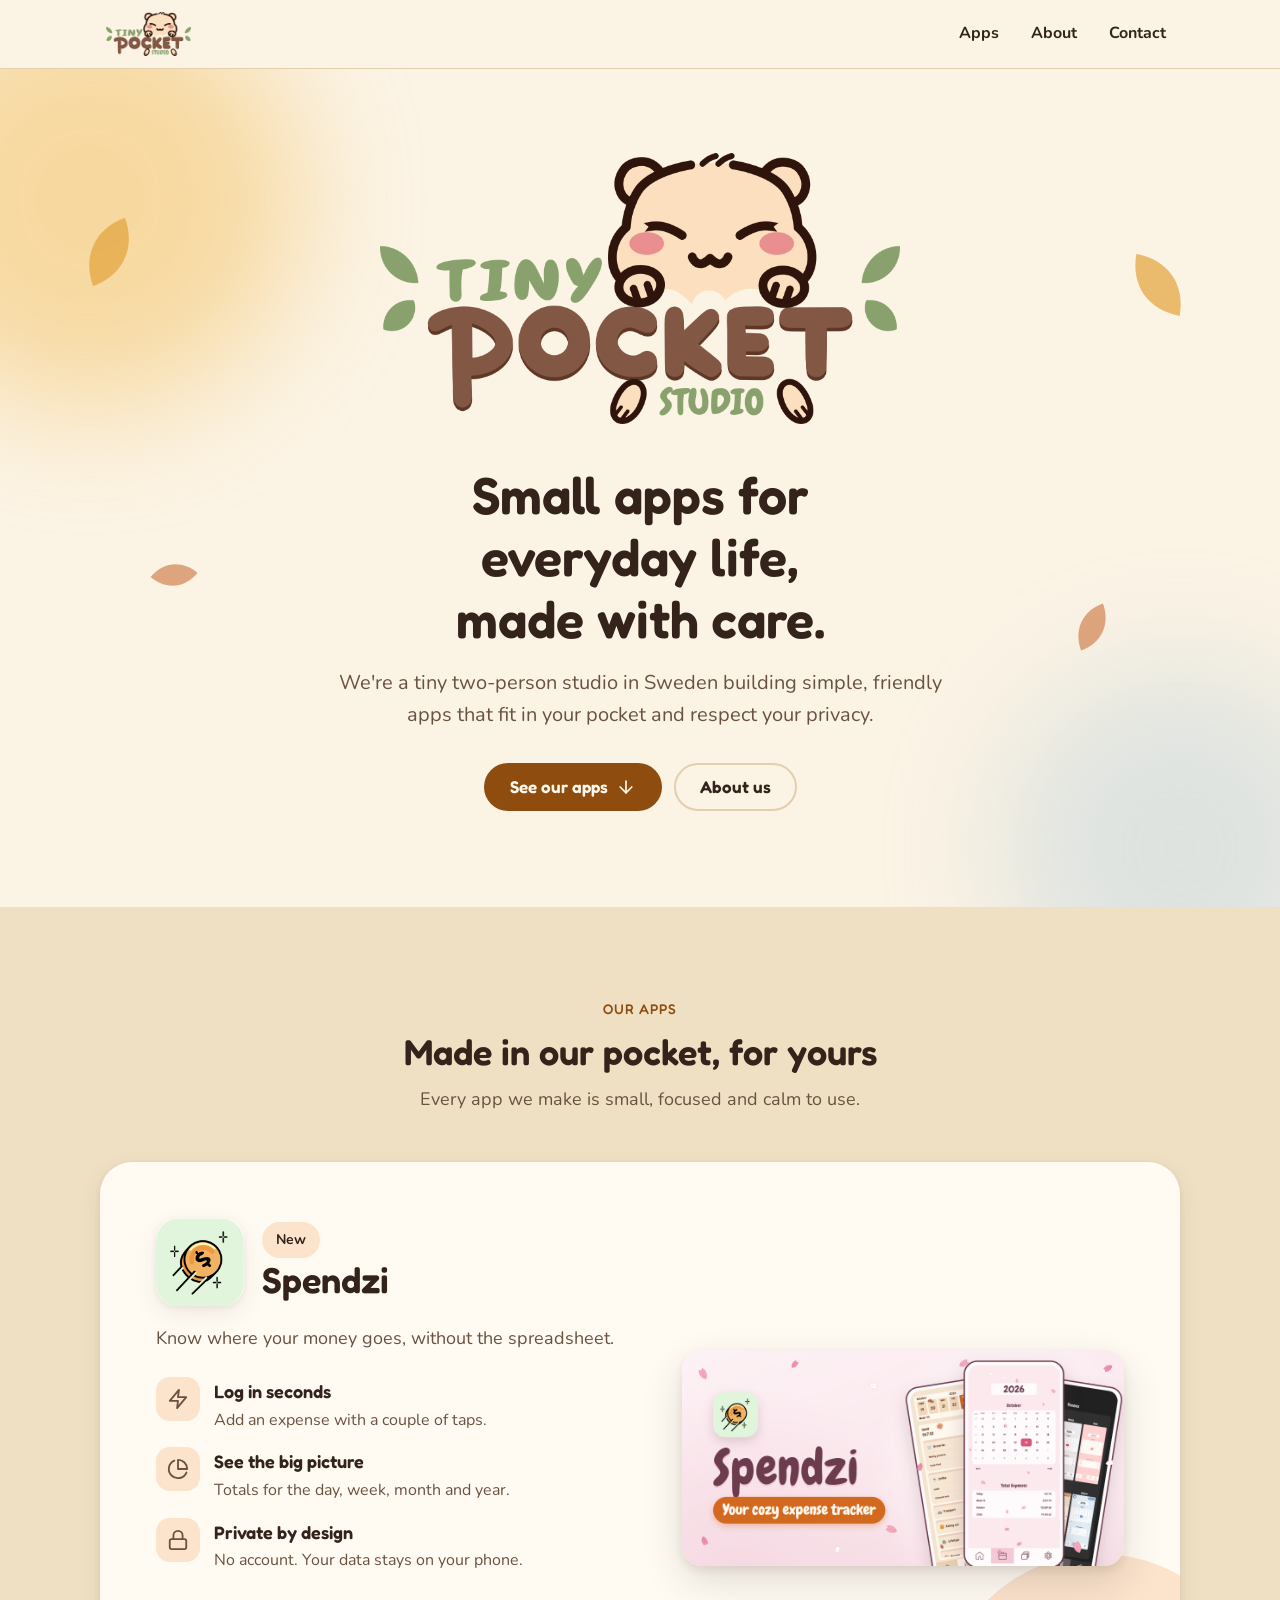
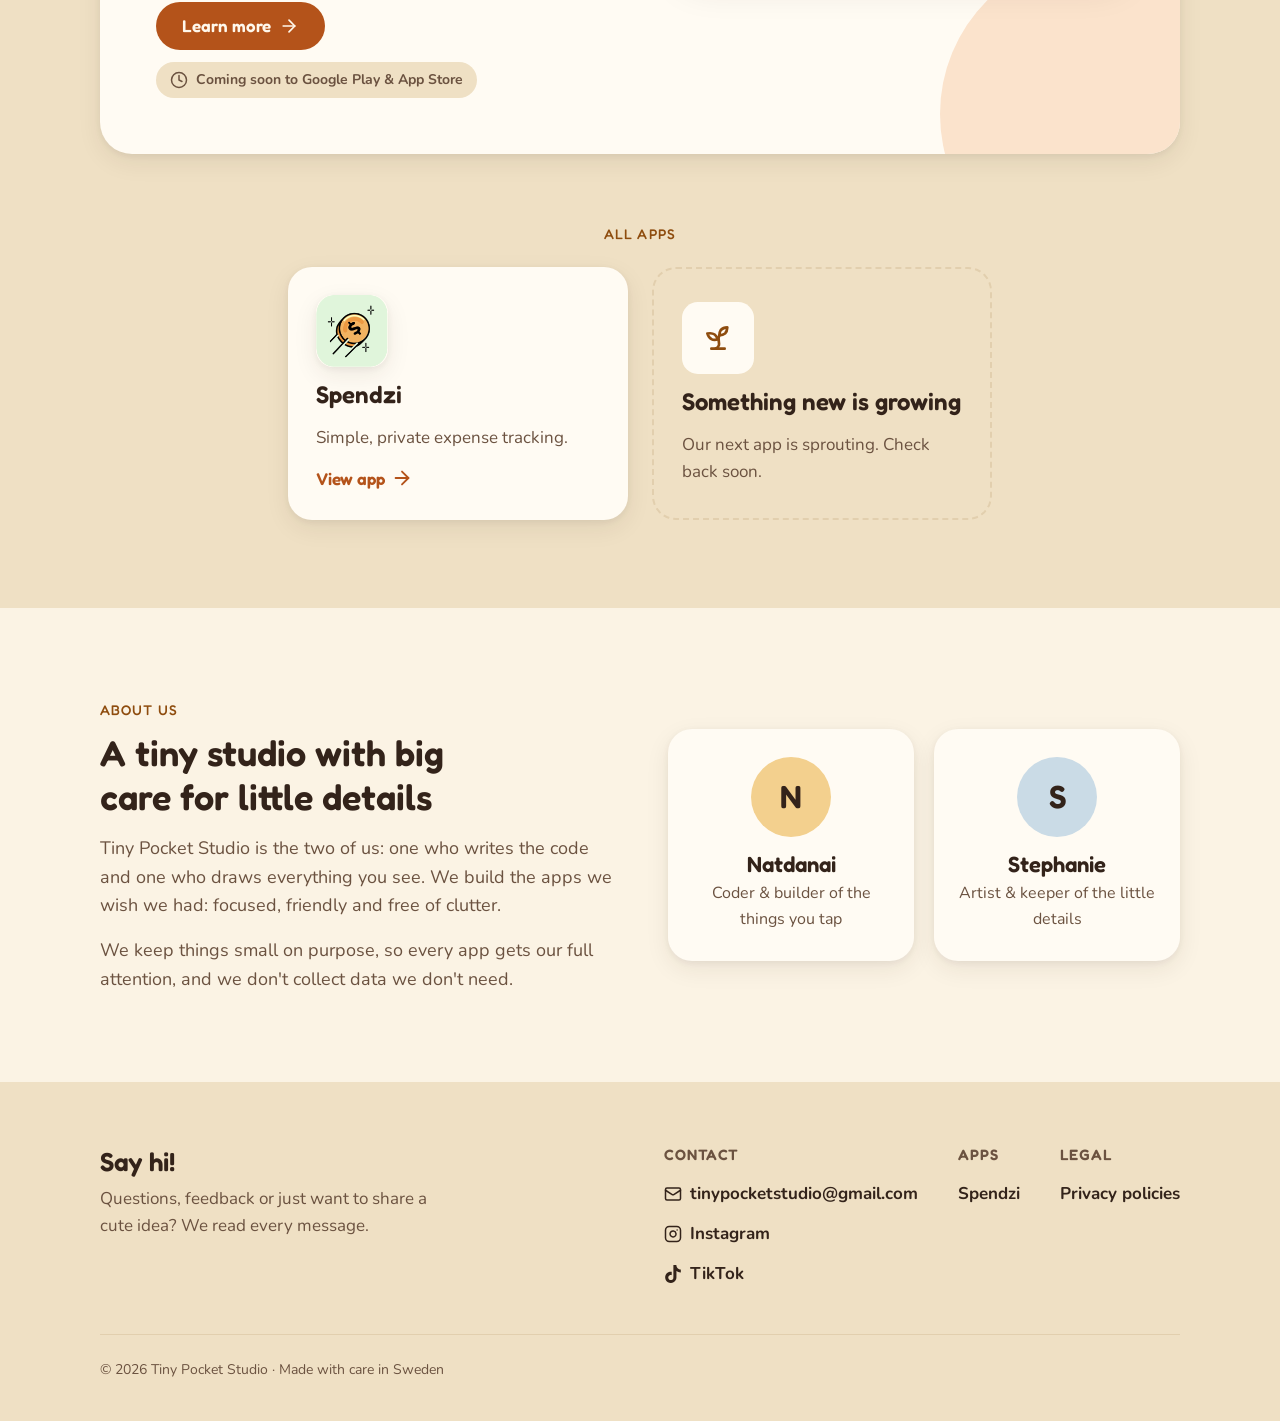
<file: index.html>
<!DOCTYPE html>
<html lang="en">
<head>
    <meta charset="UTF-8">
    <meta name="viewport" content="width=device-width, initial-scale=1">
    <title>Tiny Pocket Studio</title>
    <meta name="description" content="Tiny Pocket Studio is a two-person indie studio in Sweden making small, cozy apps for everyday life.">
    <link rel="icon" href="/Assets/Logo.png">
    <link rel="preconnect" href="https://fonts.googleapis.com">
    <link rel="preconnect" href="https://fonts.gstatic.com" crossorigin>
    <link href="https://fonts.googleapis.com/css2?family=Fredoka:wght@500;600&family=Nunito:wght@400;700&display=swap" rel="stylesheet">
    <link rel="stylesheet" href="/style.css">
    <script>document.documentElement.classList.add('js')</script>
    <script src="/site.js" defer></script>
</head>
<body>
    <a class="skip-link" href="#main">Skip to content</a>

    <header class="site-header">
        <div class="container">
            <a class="brand" href="/" aria-label="Tiny Pocket Studio home">
                <img src="/Assets/Logo.png" alt="" width="792" height="410">
            </a>
            <nav class="site-nav" aria-label="Main">
                <a href="#apps">Apps</a>
                <a href="#about">About</a>
                <a class="nav-optional" href="#contact">Contact</a>
            </nav>
        </div>
    </header>

    <main id="main">

        <!-- Hero -->
        <section class="hero">
            <div class="blob" style="width:420px;height:420px;top:-80px;left:-120px" aria-hidden="true"></div>
            <div class="blob" style="width:360px;height:360px;bottom:-120px;right:-80px;background:var(--sky);opacity:.45" aria-hidden="true"></div>
            <svg class="leaf leaf-1" viewBox="0 0 24 24" aria-hidden="true"><path d="M2 22C2 10 10 2 22 2c0 12-8 20-20 20z"/></svg>
            <svg class="leaf leaf-2" viewBox="0 0 24 24" aria-hidden="true"><path d="M2 22C2 10 10 2 22 2c0 12-8 20-20 20z"/></svg>
            <svg class="leaf leaf-3" viewBox="0 0 24 24" aria-hidden="true"><path d="M2 22C2 10 10 2 22 2c0 12-8 20-20 20z"/></svg>
            <svg class="leaf leaf-4" viewBox="0 0 24 24" aria-hidden="true"><path d="M2 22C2 10 10 2 22 2c0 12-8 20-20 20z"/></svg>

            <div class="container">
                <img class="hero-logo" src="/Assets/Logo.png" alt="Tiny Pocket Studio" width="792" height="410" fetchpriority="high">
                <h1>Small apps for everyday life, made with care.</h1>
                <p class="hero-lead">We're a tiny two-person studio in Sweden building simple, friendly apps that fit in your pocket and respect your privacy.</p>
                <div class="actions">
                    <a class="btn" href="#apps">
                        See our apps
                        <svg class="icon" viewBox="0 0 24 24" aria-hidden="true"><path d="M12 5v14"/><path d="m19 12-7 7-7-7"/></svg>
                    </a>
                    <a class="btn btn-ghost" href="#about">About us</a>
                </div>
            </div>
        </section>

        <!-- Apps -->
        <section id="apps" class="section section-alt">
            <div class="container">
                <div class="section-head">
                    <span class="eyebrow">Our apps</span>
                    <h2>Made in our pocket, for yours</h2>
                    <p>Every app we make is small, focused and calm to use.</p>
                </div>

                <!-- Featured app -->
                <article class="featured app-spendzi reveal" aria-labelledby="spendzi-title">
                    <div>
                        <div class="app-title">
                            <span class="app-icon app-icon-padded"><img src="/Assets/Spendzi_Logo.png" alt="" width="432" height="432"></span>
                            <div>
                                <span class="chip chip-app">New</span>
                                <h3 id="spendzi-title">Spendzi</h3>
                            </div>
                        </div>
                        <p class="app-tagline">Know where your money goes, without the spreadsheet.</p>

                        <ul class="feature-list">
                            <li>
                                <span class="icon-bubble"><svg class="icon" viewBox="0 0 24 24" aria-hidden="true"><polygon points="13 2 3 14 12 14 11 22 21 10 12 10 13 2"/></svg></span>
                                <div><strong>Log in seconds</strong><span>Add an expense with a couple of taps.</span></div>
                            </li>
                            <li>
                                <span class="icon-bubble"><svg class="icon" viewBox="0 0 24 24" aria-hidden="true"><path d="M21.21 15.89A10 10 0 1 1 8 2.83"/><path d="M22 12A10 10 0 0 0 12 2v10z"/></svg></span>
                                <div><strong>See the big picture</strong><span>Totals for the day, week, month and year.</span></div>
                            </li>
                            <li>
                                <span class="icon-bubble"><svg class="icon" viewBox="0 0 24 24" aria-hidden="true"><rect x="3" y="11" width="18" height="11" rx="2"/><path d="M7 11V7a5 5 0 0 1 10 0v4"/></svg></span>
                                <div><strong>Private by design</strong><span>No account. Your data stays on your phone.</span></div>
                            </li>
                        </ul>

                        <div class="actions">
                            <a class="btn btn-app" href="/spendzi/">
                                Learn more
                                <svg class="icon" viewBox="0 0 24 24" aria-hidden="true"><path d="M5 12h14"/><path d="m12 5 7 7-7 7"/></svg>
                            </a>
                            <span class="chip">
                                <svg class="icon" viewBox="0 0 24 24" aria-hidden="true"><circle cx="12" cy="12" r="10"/><polyline points="12 6 12 12 16 14"/></svg>
                                Coming soon to Google Play &amp; App Store
                            </span>
                        </div>
                    </div>

                    <img class="featured-banner" src="/Assets/Spendzi_Featured.png" alt="Spendzi, your cozy expense tracker, shown on three phones with its calendar, expense list and themes" width="1024" height="500" loading="lazy">
                </article>

                <!-- All apps: add one card per app -->
                <h3 class="eyebrow app-grid-title">All apps</h3>
                <div class="app-grid">
                    <a class="app-card app-spendzi reveal" href="/spendzi/">
                        <span class="app-icon app-icon-padded"><img src="/Assets/Spendzi_Logo.png" alt="" width="432" height="432" loading="lazy"></span>
                        <h3>Spendzi</h3>
                        <p>Simple, private expense tracking.</p>
                        <span class="more">View app <svg class="icon" viewBox="0 0 24 24" aria-hidden="true"><path d="M5 12h14"/><path d="m12 5 7 7-7 7"/></svg></span>
                    </a>

                    <div class="app-card app-card-soon reveal">
                        <span class="icon-bubble"><svg class="icon" viewBox="0 0 24 24" aria-hidden="true"><path d="M7 20h10"/><path d="M10 20c5.5-2.5.8-6.4 3-10"/><path d="M9.5 9.4c1.1.8 1.8 2.2 2.3 3.7-2 .4-3.5.4-4.8-.3-1.2-.6-2.3-1.9-3-4.2 2.8-.5 4.4 0 5.5.8z"/><path d="M14.1 6a7 7 0 0 0-1.1 4c1.9-.1 3.3-.6 4.3-1.4 1-1 1.6-2.3 1.7-4.6-2.7.1-4 1-4.9 2z"/></svg></span>
                        <h3>Something new is growing</h3>
                        <p>Our next app is sprouting. Check back soon.</p>
                    </div>
                </div>
            </div>
        </section>

        <!-- About -->
        <section id="about" class="section">
            <div class="container about-grid">
                <div class="about-text reveal">
                    <span class="eyebrow">About us</span>
                    <h2>A tiny studio with big care for little details</h2>
                    <p>Tiny Pocket Studio is the two of us: one who writes the code and one who draws everything you see. We build the apps we wish we had: focused, friendly and free of clutter.</p>
                    <p>We keep things small on purpose, so every app gets our full attention, and we don't collect data we don't need.</p>
                </div>
                <div class="team">
                    <div class="team-member reveal">
                        <div class="avatar avatar-gold" aria-hidden="true">N</div>
                        <h3>Natdanai</h3>
                        <p>Coder &amp; builder of the things you tap</p>
                    </div>
                    <div class="team-member reveal">
                        <div class="avatar avatar-sky" aria-hidden="true">S</div>
                        <h3>Stephanie</h3>
                        <p>Artist &amp; keeper of the little details</p>
                    </div>
                </div>
            </div>
        </section>
    </main>

    <footer id="contact" class="site-footer">
        <div class="container">
            <div class="footer-top">
                <div class="footer-brand">
                    <h2>Say hi!</h2>
                    <p>Questions, feedback or just want to share a cute idea? We read every message.</p>
                </div>
                <div class="footer-links">
                    <div>
                        <h3>Contact</h3>
                        <ul>
                            <li><a href="mailto:tinypocketstudio@gmail.com"><svg class="icon" viewBox="0 0 24 24" aria-hidden="true"><rect x="2" y="4" width="20" height="16" rx="2"/><path d="m22 7-8.97 5.7a1.94 1.94 0 0 1-2.06 0L2 7"/></svg>tinypocketstudio@gmail.com</a></li>
                            <li><a href="https://www.instagram.com/tinypocket.studio/" rel="me noopener"><svg class="icon" viewBox="0 0 24 24" aria-hidden="true"><rect x="2" y="2" width="20" height="20" rx="5"/><path d="M16 11.37A4 4 0 1 1 12.63 8 4 4 0 0 1 16 11.37z"/><path d="M17.5 6.5h.01"/></svg>Instagram</a></li>
                            <li><a href="https://www.tiktok.com/@tinypocketstudio" rel="me noopener"><svg class="icon icon-fill" viewBox="0 0 24 24" aria-hidden="true"><path d="M12.53.02C13.84 0 15.14.01 16.44 0c.08 1.53.63 3.09 1.75 4.17 1.12 1.11 2.7 1.62 4.24 1.79v4.03c-1.44-.05-2.89-.35-4.2-.97-.57-.26-1.1-.59-1.62-.93-.01 2.92.01 5.84-.02 8.75-.08 1.4-.54 2.79-1.35 3.94-1.31 1.92-3.58 3.17-5.91 3.21-1.43.08-2.86-.31-4.08-1.03-2.02-1.19-3.44-3.37-3.65-5.71-.02-.5-.03-1-.01-1.49.18-1.9 1.12-3.72 2.58-4.96 1.66-1.44 3.98-2.13 6.15-1.72.02 1.48-.04 2.96-.04 4.44-.99-.32-2.15-.23-3.02.37-.63.41-1.11 1.04-1.36 1.75-.21.51-.15 1.07-.14 1.61.24 1.64 1.82 3.02 3.5 2.87 1.12-.01 2.19-.66 2.77-1.61.19-.33.4-.67.41-1.06.1-1.79.06-3.57.07-5.36.01-4.03-.01-8.05.02-12.07z"/></svg>TikTok</a></li>
                        </ul>
                    </div>
                    <div>
                        <h3>Apps</h3>
                        <ul>
                            <li><a href="/spendzi/">Spendzi</a></li>
                        </ul>
                    </div>
                    <div>
                        <h3>Legal</h3>
                        <ul>
                            <li><a href="/privacy/">Privacy policies</a></li>
                        </ul>
                    </div>
                </div>
            </div>
            <div class="footer-bottom">
                <p>&copy; 2026 Tiny Pocket Studio · Made with care in Sweden</p>
            </div>
        </div>
    </footer>
</body>
</html>
</file>
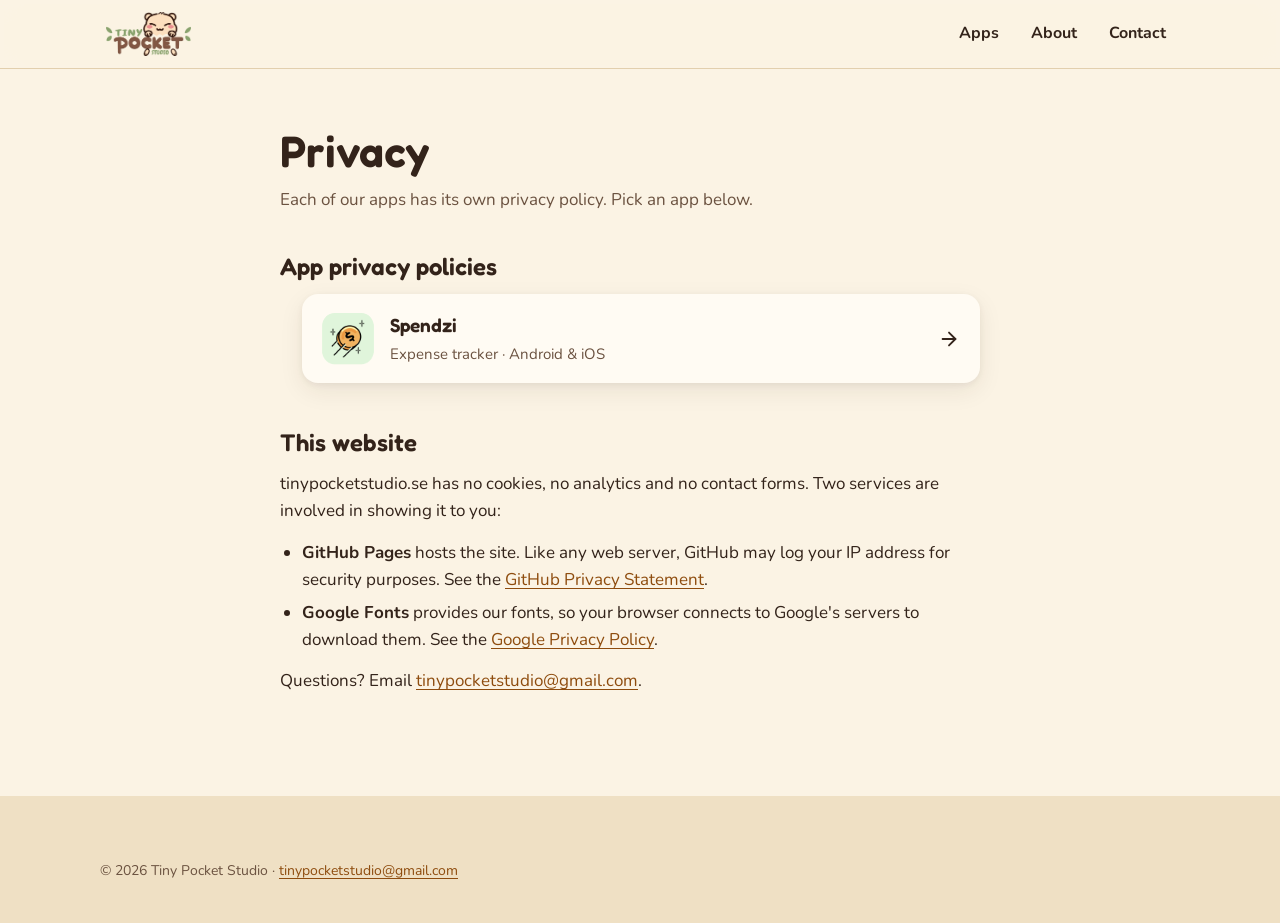
<file: privacy/index.html>
<!DOCTYPE html>
<html lang="en">
<head>
    <meta charset="UTF-8">
    <meta name="viewport" content="width=device-width, initial-scale=1">
    <title>Privacy · Tiny Pocket Studio</title>
    <meta name="description" content="Privacy policies for every Tiny Pocket Studio app, and how this website handles your data.">
    <link rel="icon" href="/Assets/Logo.png">
    <link rel="preconnect" href="https://fonts.googleapis.com">
    <link rel="preconnect" href="https://fonts.gstatic.com" crossorigin>
    <link href="https://fonts.googleapis.com/css2?family=Fredoka:wght@500;600&family=Nunito:wght@400;700&display=swap" rel="stylesheet">
    <link rel="stylesheet" href="/style.css">
</head>
<body>
    <a class="skip-link" href="#main">Skip to content</a>

    <header class="site-header">
        <div class="container">
            <a class="brand" href="/" aria-label="Tiny Pocket Studio home">
                <img src="/Assets/Logo.png" alt="" width="792" height="410">
            </a>
            <nav class="site-nav" aria-label="Main">
                <a href="/#apps">Apps</a>
                <a href="/#about">About</a>
                <a class="nav-optional" href="#contact">Contact</a>
            </nav>
        </div>
    </header>

    <main id="main" class="legal">
        <div class="container narrow">
            <h1>Privacy</h1>
            <p class="meta">Each of our apps has its own privacy policy. Pick an app below.</p>

            <h2>App privacy policies</h2>
            <!-- Add one <li> per app -->
            <ul class="policy-list">
                <li class="app-spendzi">
                    <a href="/spendzi/privacy/">
                        <span class="app-icon app-icon-padded"><img src="/Assets/Spendzi_Logo.png" alt="" width="432" height="432"></span>
                        <div>
                            <strong>Spendzi</strong>
                            <span>Expense tracker · Android &amp; iOS</span>
                        </div>
                        <svg class="icon" viewBox="0 0 24 24" aria-hidden="true"><path d="M5 12h14"/><path d="m12 5 7 7-7 7"/></svg>
                    </a>
                </li>
            </ul>

            <h2>This website</h2>
            <p>tinypocketstudio.se has no cookies, no analytics and no contact forms. Two services are involved in showing it to you:</p>
            <ul>
                <li><strong>GitHub Pages</strong> hosts the site. Like any web server, GitHub may log your IP address for security purposes. See the <a href="https://docs.github.com/en/site-policy/privacy-policies/github-general-privacy-statement" rel="noopener">GitHub Privacy Statement</a>.</li>
                <li><strong>Google Fonts</strong> provides our fonts, so your browser connects to Google's servers to download them. See the <a href="https://policies.google.com/privacy" rel="noopener">Google Privacy Policy</a>.</li>
            </ul>
            <p>Questions? Email <a href="mailto:tinypocketstudio@gmail.com">tinypocketstudio@gmail.com</a>.</p>
        </div>
    </main>

    <footer id="contact" class="site-footer">
        <div class="container">
            <div class="footer-bottom" style="border-top:none;padding-top:0">
                <p>&copy; 2026 Tiny Pocket Studio · <a href="mailto:tinypocketstudio@gmail.com">tinypocketstudio@gmail.com</a></p>
            </div>
        </div>
    </footer>
</body>
</html>
</file>
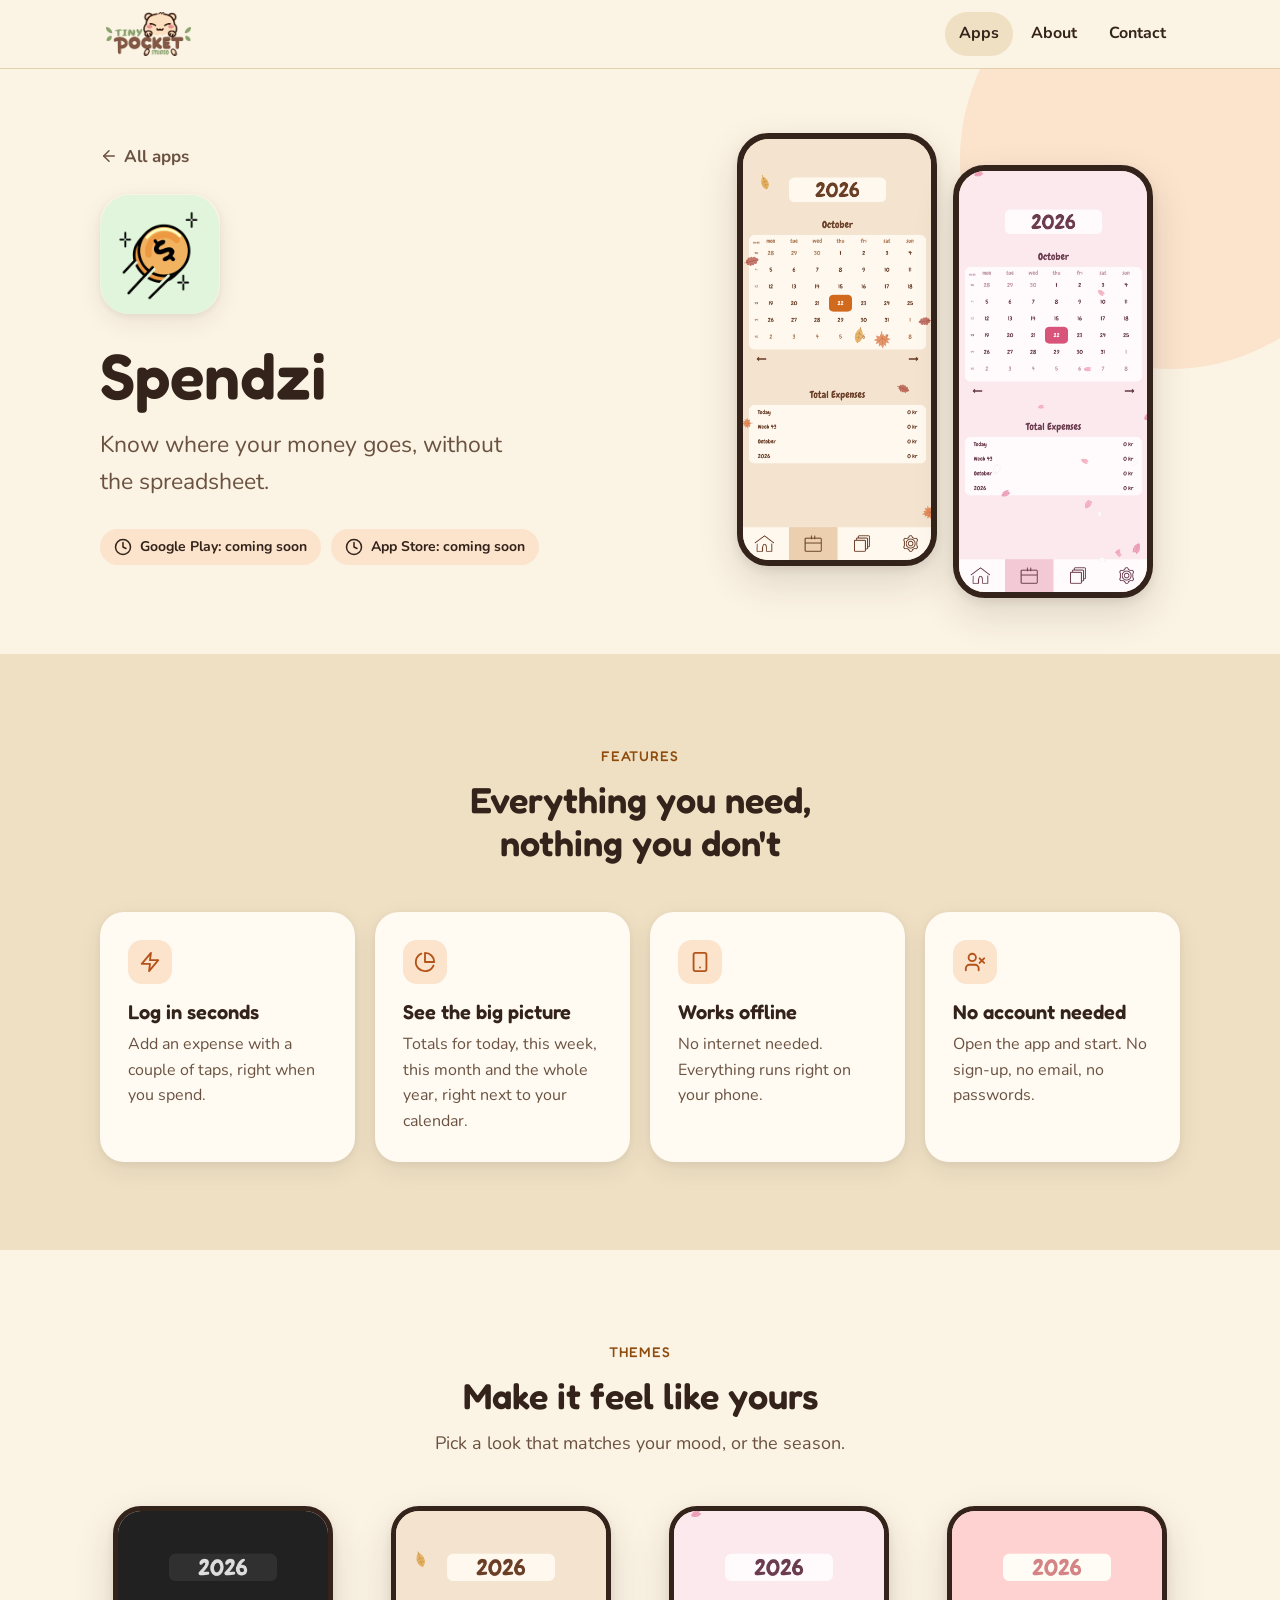
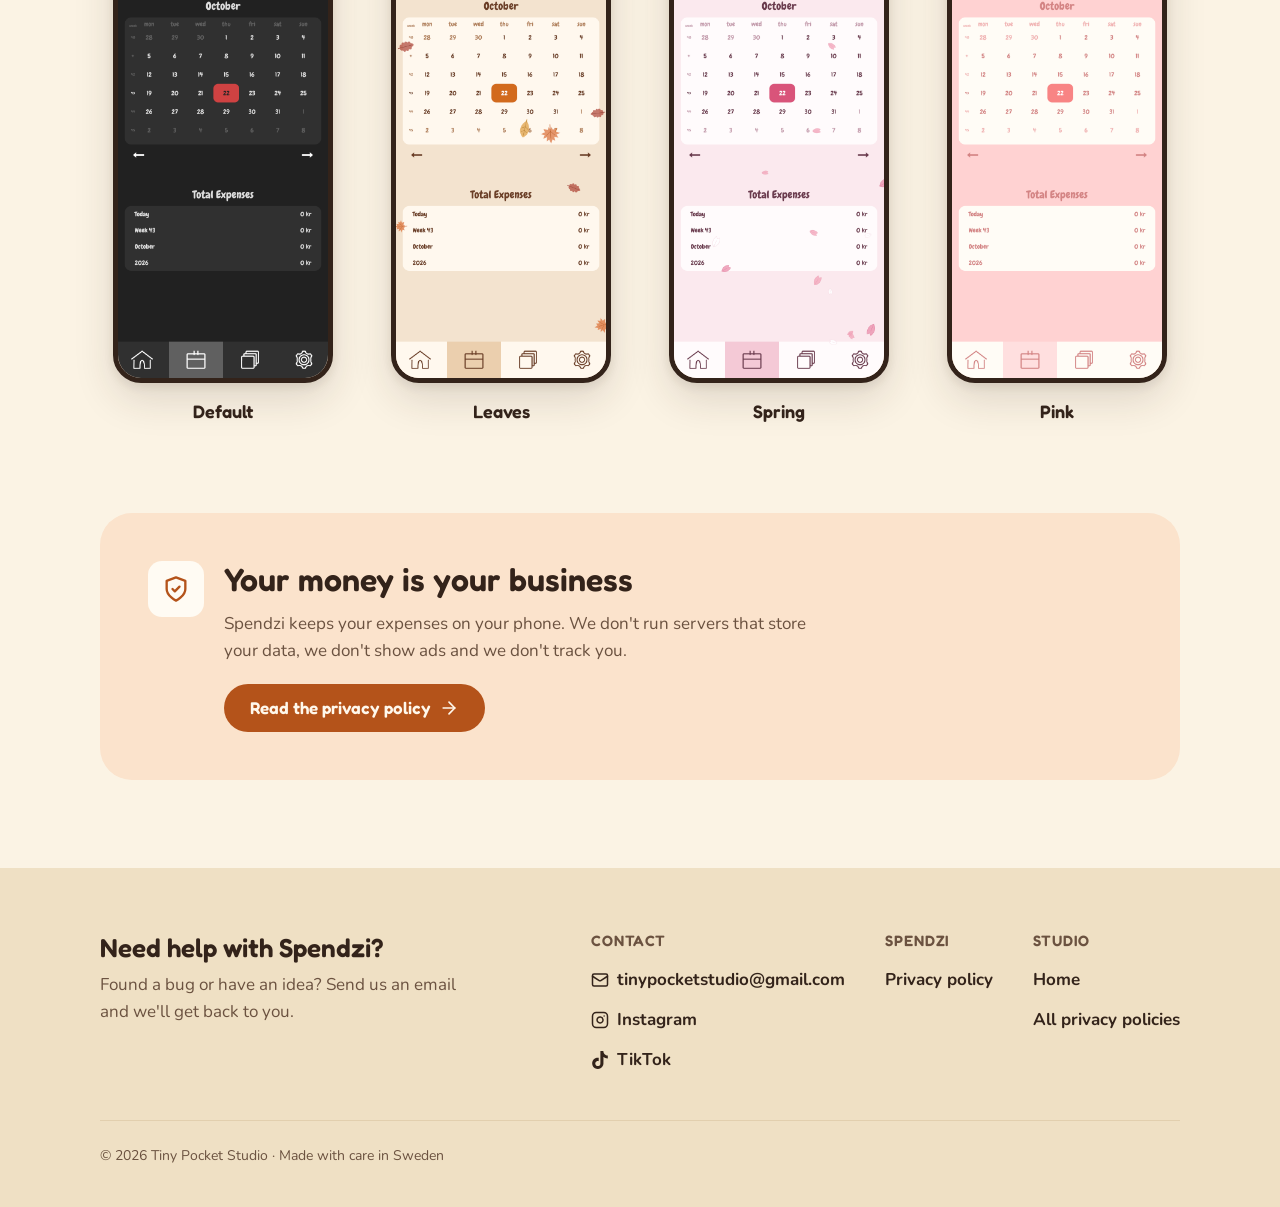
<file: spendzi/index.html>
<!DOCTYPE html>
<html lang="en">
<head>
    <meta charset="UTF-8">
    <meta name="viewport" content="width=device-width, initial-scale=1">
    <title>Spendzi · Tiny Pocket Studio</title>
    <meta name="description" content="Spendzi is a simple, private expense tracker. No account, no ads, and your data never leaves your phone.">
    <link rel="icon" href="/Assets/Spendzi_Logo.png">
    <link rel="preconnect" href="https://fonts.googleapis.com">
    <link rel="preconnect" href="https://fonts.gstatic.com" crossorigin>
    <link href="https://fonts.googleapis.com/css2?family=Fredoka:wght@500;600&family=Nunito:wght@400;700&display=swap" rel="stylesheet">
    <link rel="stylesheet" href="/style.css">
    <script>document.documentElement.classList.add('js')</script>
    <script src="/site.js" defer></script>
</head>
<body class="app-spendzi">
    <a class="skip-link" href="#main">Skip to content</a>

    <header class="site-header">
        <div class="container">
            <a class="brand" href="/" aria-label="Tiny Pocket Studio home">
                <img src="/Assets/Logo.png" alt="" width="792" height="410">
            </a>
            <nav class="site-nav" aria-label="Main">
                <a href="/#apps" aria-current="page">Apps</a>
                <a href="/#about">About</a>
                <a class="nav-optional" href="#contact">Contact</a>
            </nav>
        </div>
    </header>

    <main id="main">
        <section class="app-hero">
            <div class="blob" style="width:420px;height:420px;top:-120px;right:-100px;background:var(--app-tint);opacity:1;filter:none" aria-hidden="true"></div>
            <div class="container">
                <div>
                    <a class="breadcrumb" href="/#apps">
                        <svg class="icon" viewBox="0 0 24 24" aria-hidden="true"><path d="M19 12H5"/><path d="m12 19-7-7 7-7"/></svg>
                        All apps
                    </a>
                    <span class="app-icon app-icon-lg app-icon-padded" style="margin-bottom:24px"><img src="/Assets/Spendzi_Logo.png" alt="Spendzi app icon" width="432" height="432"></span>
                    <h1>Spendzi</h1>
                    <p class="app-tagline">Know where your money goes, without the spreadsheet.</p>

                    <!-- When the listings are live, replace these chips with the official
                         Google Play and App Store badges linking to the store pages. -->
                    <div class="store-row">
                        <span class="chip chip-app">
                            <svg class="icon" viewBox="0 0 24 24" aria-hidden="true"><circle cx="12" cy="12" r="10"/><polyline points="12 6 12 12 16 14"/></svg>
                            Google Play: coming soon
                        </span>
                        <span class="chip chip-app">
                            <svg class="icon" viewBox="0 0 24 24" aria-hidden="true"><circle cx="12" cy="12" r="10"/><polyline points="12 6 12 12 16 14"/></svg>
                            App Store: coming soon
                        </span>
                    </div>
                </div>

                <div class="featured-art" aria-hidden="true">
                    <div class="phone"><img src="/Assets/Preview_leaves.png" alt="" width="360" height="780" fetchpriority="high"></div>
                    <div class="phone"><img src="/Assets/Preview_spring.png" alt="" width="360" height="780"></div>
                </div>
            </div>
        </section>

        <section class="section section-alt" aria-labelledby="features-title">
            <div class="container">
                <div class="section-head">
                    <span class="eyebrow">Features</span>
                    <h2 id="features-title">Everything you need, nothing you don't</h2>
                </div>

                <div class="feature-grid">
                    <div class="feature-card reveal">
                        <span class="icon-bubble"><svg class="icon" viewBox="0 0 24 24" aria-hidden="true"><polygon points="13 2 3 14 12 14 11 22 21 10 12 10 13 2"/></svg></span>
                        <h3>Log in seconds</h3>
                        <p>Add an expense with a couple of taps, right when you spend.</p>
                    </div>
                    <div class="feature-card reveal">
                        <span class="icon-bubble"><svg class="icon" viewBox="0 0 24 24" aria-hidden="true"><path d="M21.21 15.89A10 10 0 1 1 8 2.83"/><path d="M22 12A10 10 0 0 0 12 2v10z"/></svg></span>
                        <h3>See the big picture</h3>
                        <p>Totals for today, this week, this month and the whole year, right next to your calendar.</p>
                    </div>
                    <div class="feature-card reveal">
                        <span class="icon-bubble"><svg class="icon" viewBox="0 0 24 24" aria-hidden="true"><rect x="5" y="2" width="14" height="20" rx="2"/><path d="M12 18h.01"/></svg></span>
                        <h3>Works offline</h3>
                        <p>No internet needed. Everything runs right on your phone.</p>
                    </div>
                    <div class="feature-card reveal">
                        <span class="icon-bubble"><svg class="icon" viewBox="0 0 24 24" aria-hidden="true"><path d="M16 21v-2a4 4 0 0 0-4-4H6a4 4 0 0 0-4 4v2"/><circle cx="9" cy="7" r="4"/><path d="m17 8 5 5"/><path d="m22 8-5 5"/></svg></span>
                        <h3>No account needed</h3>
                        <p>Open the app and start. No sign-up, no email, no passwords.</p>
                    </div>
                </div>
            </div>
        </section>

        <section class="section" aria-labelledby="themes-title">
            <div class="container">
                <div class="section-head">
                    <span class="eyebrow">Themes</span>
                    <h2 id="themes-title">Make it feel like yours</h2>
                    <p>Pick a look that matches your mood, or the season.</p>
                </div>

                <div class="theme-grid">
                    <figure class="reveal">
                        <div class="phone"><img src="/Assets/Preview_default.png" alt="Spendzi calendar and expense totals in the Default theme" width="360" height="780" loading="lazy"></div>
                        <figcaption>Default</figcaption>
                    </figure>
                    <figure class="reveal">
                        <div class="phone"><img src="/Assets/Preview_leaves.png" alt="Spendzi calendar and expense totals in the Leaves theme" width="360" height="780" loading="lazy"></div>
                        <figcaption>Leaves</figcaption>
                    </figure>
                    <figure class="reveal">
                        <div class="phone"><img src="/Assets/Preview_spring.png" alt="Spendzi calendar and expense totals in the Spring theme" width="360" height="780" loading="lazy"></div>
                        <figcaption>Spring</figcaption>
                    </figure>
                    <figure class="reveal">
                        <div class="phone"><img src="/Assets/Preview_pink.png" alt="Spendzi calendar and expense totals in the Pink theme" width="360" height="780" loading="lazy"></div>
                        <figcaption>Pink</figcaption>
                    </figure>
                </div>
            </div>
        </section>

        <section class="section" style="padding-top:0" aria-labelledby="privacy-title">
            <div class="container">
                <div class="privacy-callout reveal">
                    <span class="icon-bubble"><svg class="icon" viewBox="0 0 24 24" aria-hidden="true"><path d="M12 22s8-4 8-10V5l-8-3-8 3v7c0 6 8 10 8 10z"/><path d="m9 12 2 2 4-4"/></svg></span>
                    <div>
                        <h2 id="privacy-title">Your money is your business</h2>
                        <p>Spendzi keeps your expenses on your phone. We don't run servers that store your data, we don't show ads and we don't track you.</p>
                        <a class="btn btn-app" href="/spendzi/privacy/">
                            Read the privacy policy
                            <svg class="icon" viewBox="0 0 24 24" aria-hidden="true"><path d="M5 12h14"/><path d="m12 5 7 7-7 7"/></svg>
                        </a>
                    </div>
                </div>
            </div>
        </section>
    </main>

    <footer id="contact" class="site-footer">
        <div class="container">
            <div class="footer-top">
                <div class="footer-brand">
                    <h2>Need help with Spendzi?</h2>
                    <p>Found a bug or have an idea? Send us an email and we'll get back to you.</p>
                </div>
                <div class="footer-links">
                    <div>
                        <h3>Contact</h3>
                        <ul>
                            <li><a href="mailto:tinypocketstudio@gmail.com?subject=Spendzi"><svg class="icon" viewBox="0 0 24 24" aria-hidden="true"><rect x="2" y="4" width="20" height="16" rx="2"/><path d="m22 7-8.97 5.7a1.94 1.94 0 0 1-2.06 0L2 7"/></svg>tinypocketstudio@gmail.com</a></li>
                            <li><a href="https://www.instagram.com/tinypocket.studio/" rel="me noopener"><svg class="icon" viewBox="0 0 24 24" aria-hidden="true"><rect x="2" y="2" width="20" height="20" rx="5"/><path d="M16 11.37A4 4 0 1 1 12.63 8 4 4 0 0 1 16 11.37z"/><path d="M17.5 6.5h.01"/></svg>Instagram</a></li>
                            <li><a href="https://www.tiktok.com/@tinypocketstudio" rel="me noopener"><svg class="icon icon-fill" viewBox="0 0 24 24" aria-hidden="true"><path d="M12.53.02C13.84 0 15.14.01 16.44 0c.08 1.53.63 3.09 1.75 4.17 1.12 1.11 2.7 1.62 4.24 1.79v4.03c-1.44-.05-2.89-.35-4.2-.97-.57-.26-1.1-.59-1.62-.93-.01 2.92.01 5.84-.02 8.75-.08 1.4-.54 2.79-1.35 3.94-1.31 1.92-3.58 3.17-5.91 3.21-1.43.08-2.86-.31-4.08-1.03-2.02-1.19-3.44-3.37-3.65-5.71-.02-.5-.03-1-.01-1.49.18-1.9 1.12-3.72 2.58-4.96 1.66-1.44 3.98-2.13 6.15-1.72.02 1.48-.04 2.96-.04 4.44-.99-.32-2.15-.23-3.02.37-.63.41-1.11 1.04-1.36 1.75-.21.51-.15 1.07-.14 1.61.24 1.64 1.82 3.02 3.5 2.87 1.12-.01 2.19-.66 2.77-1.61.19-.33.4-.67.41-1.06.1-1.79.06-3.57.07-5.36.01-4.03-.01-8.05.02-12.07z"/></svg>TikTok</a></li>
                        </ul>
                    </div>
                    <div>
                        <h3>Spendzi</h3>
                        <ul>
                            <li><a href="/spendzi/privacy/">Privacy policy</a></li>
                        </ul>
                    </div>
                    <div>
                        <h3>Studio</h3>
                        <ul>
                            <li><a href="/">Home</a></li>
                            <li><a href="/privacy/">All privacy policies</a></li>
                        </ul>
                    </div>
                </div>
            </div>
            <div class="footer-bottom">
                <p>&copy; 2026 Tiny Pocket Studio · Made with care in Sweden</p>
            </div>
        </div>
    </footer>
</body>
</html>
</file>
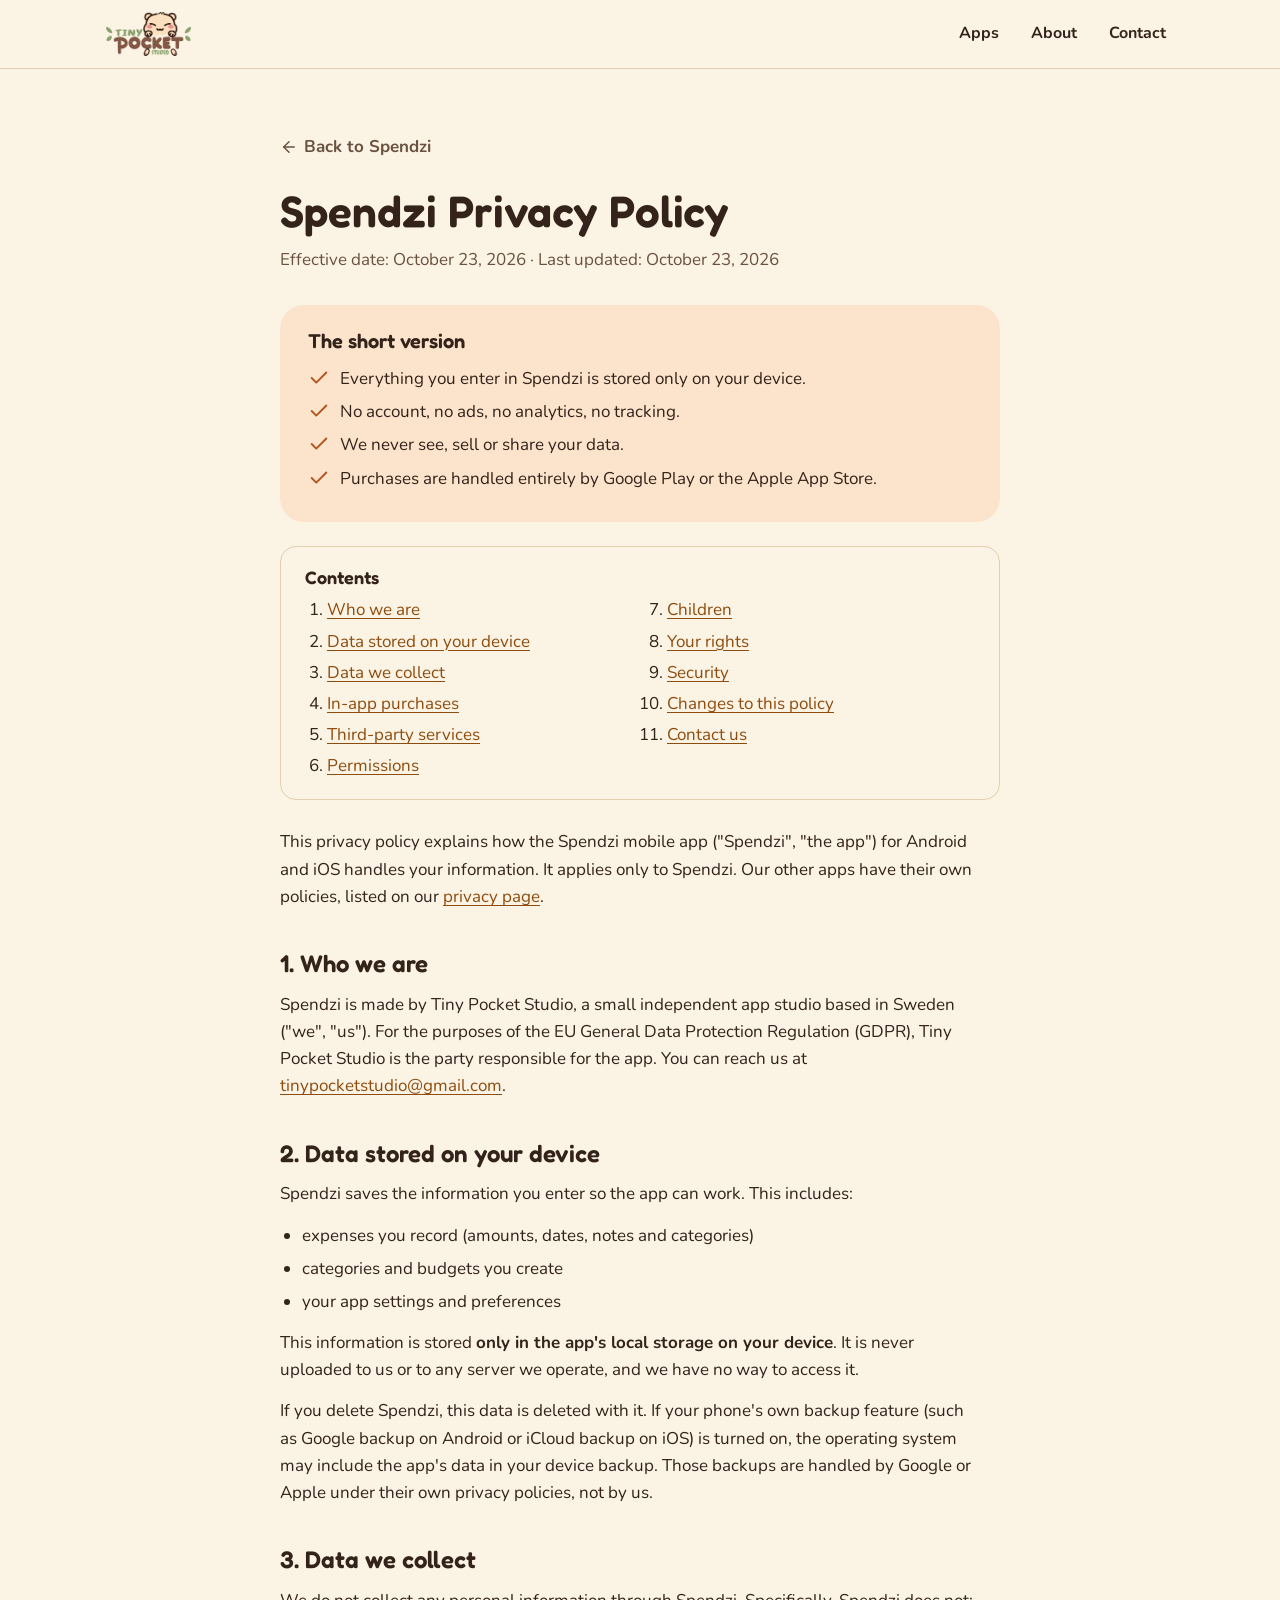
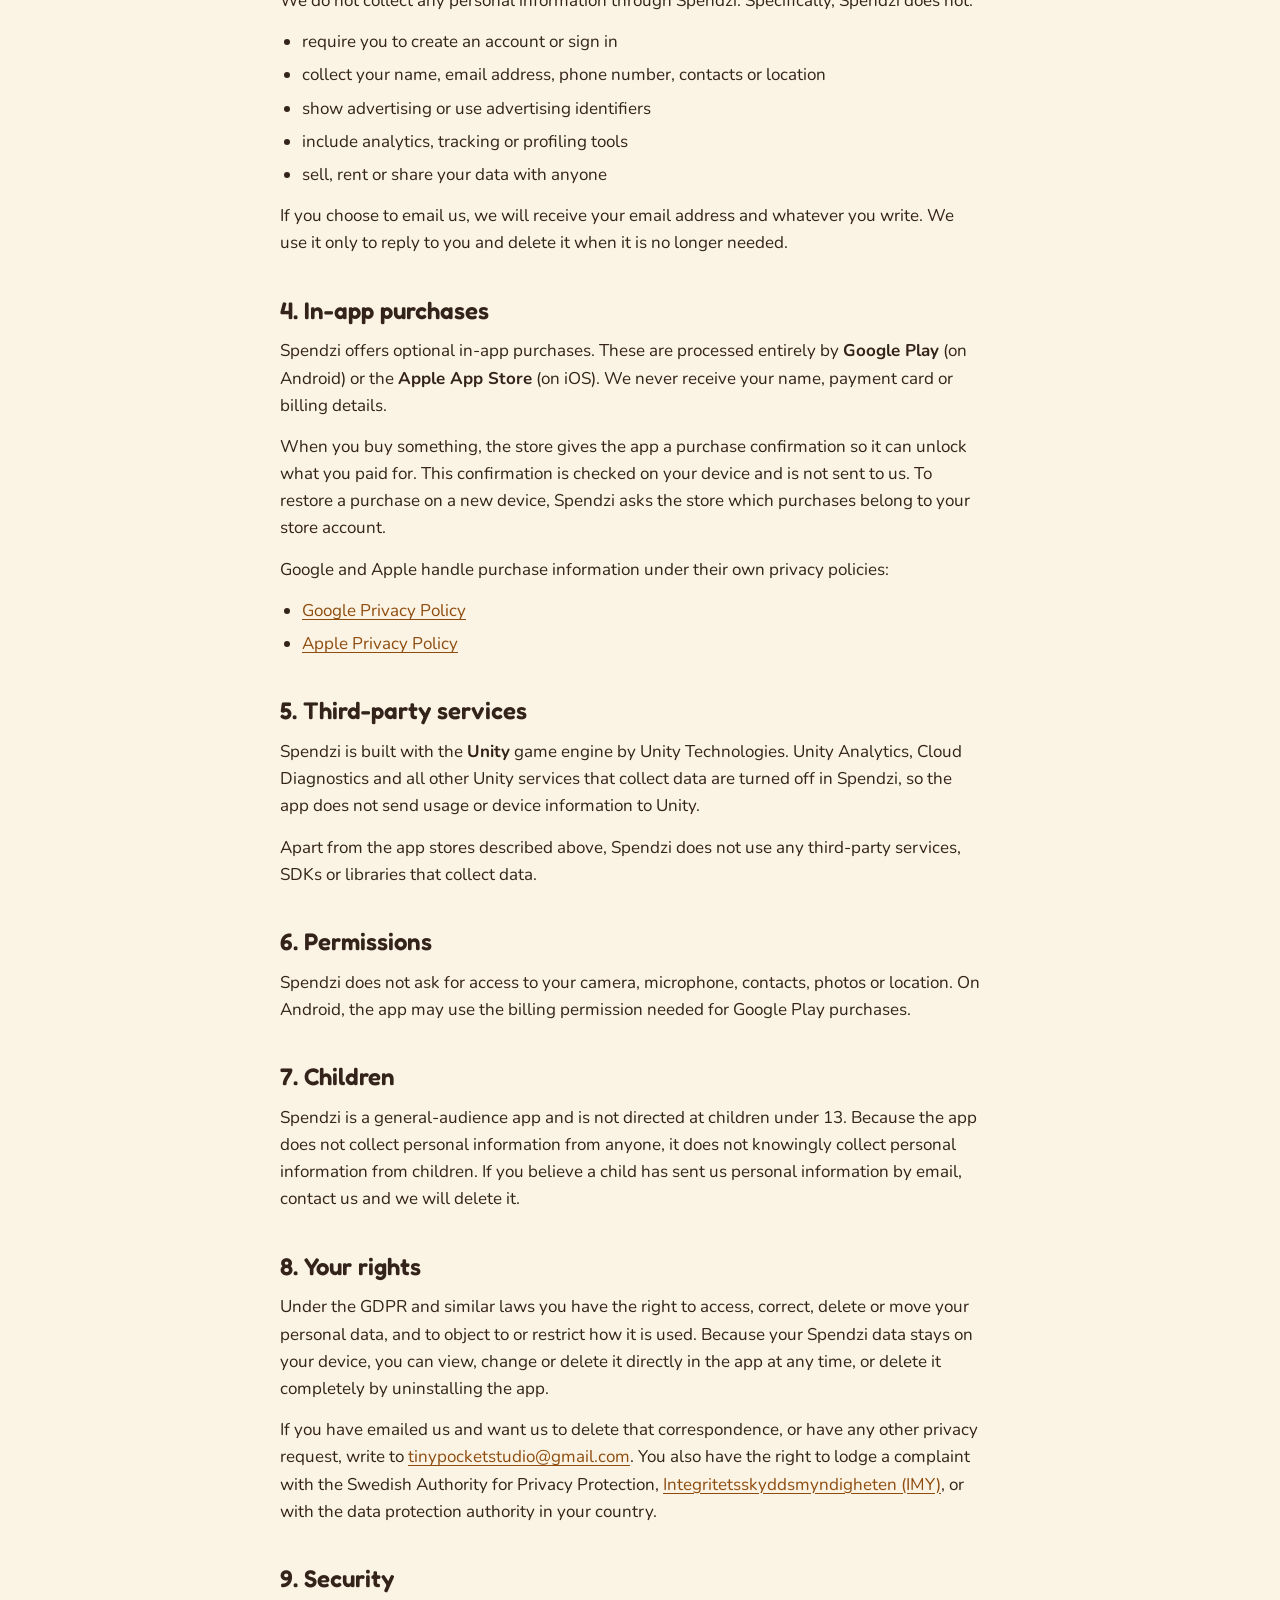
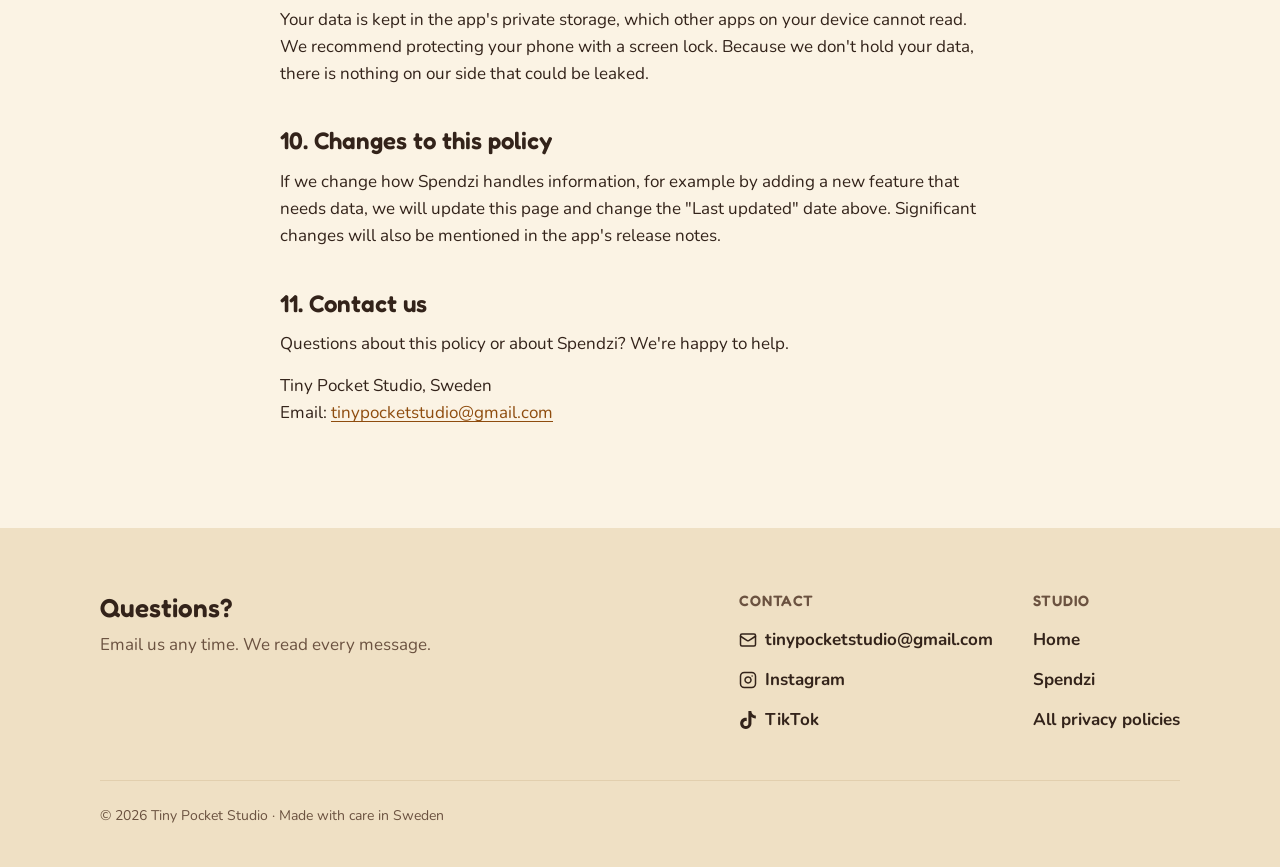
<file: spendzi/privacy/index.html>
<!DOCTYPE html>
<html lang="en">
<head>
    <meta charset="UTF-8">
    <meta name="viewport" content="width=device-width, initial-scale=1">
    <title>Spendzi Privacy Policy · Tiny Pocket Studio</title>
    <meta name="description" content="Privacy policy for the Spendzi app by Tiny Pocket Studio.">
    <link rel="icon" href="/Assets/Spendzi_Logo.png">
    <link rel="preconnect" href="https://fonts.googleapis.com">
    <link rel="preconnect" href="https://fonts.gstatic.com" crossorigin>
    <link href="https://fonts.googleapis.com/css2?family=Fredoka:wght@500;600&family=Nunito:wght@400;700&display=swap" rel="stylesheet">
    <link rel="stylesheet" href="/style.css">
</head>
<body class="app-spendzi">
    <a class="skip-link" href="#main">Skip to content</a>

    <header class="site-header">
        <div class="container">
            <a class="brand" href="/" aria-label="Tiny Pocket Studio home">
                <img src="/Assets/Logo.png" alt="" width="792" height="410">
            </a>
            <nav class="site-nav" aria-label="Main">
                <a href="/#apps">Apps</a>
                <a href="/#about">About</a>
                <a class="nav-optional" href="#contact">Contact</a>
            </nav>
        </div>
    </header>

    <main id="main" class="legal">
        <div class="container narrow">
            <a class="breadcrumb" href="/spendzi/">
                <svg class="icon" viewBox="0 0 24 24" aria-hidden="true"><path d="M19 12H5"/><path d="m12 19-7-7 7-7"/></svg>
                Back to Spendzi
            </a>

            <h1>Spendzi Privacy Policy</h1>
            <p class="meta">Effective date: October 23, 2026 · Last updated: October 23, 2026</p>

            <section class="tldr" aria-labelledby="tldr-title">
                <h2 id="tldr-title">The short version</h2>
                <ul>
                    <li><svg class="icon" viewBox="0 0 24 24" aria-hidden="true"><path d="M20 6 9 17l-5-5"/></svg><span>Everything you enter in Spendzi is stored only on your device.</span></li>
                    <li><svg class="icon" viewBox="0 0 24 24" aria-hidden="true"><path d="M20 6 9 17l-5-5"/></svg><span>No account, no ads, no analytics, no tracking.</span></li>
                    <li><svg class="icon" viewBox="0 0 24 24" aria-hidden="true"><path d="M20 6 9 17l-5-5"/></svg><span>We never see, sell or share your data.</span></li>
                    <li><svg class="icon" viewBox="0 0 24 24" aria-hidden="true"><path d="M20 6 9 17l-5-5"/></svg><span>Purchases are handled entirely by Google Play or the Apple App Store.</span></li>
                </ul>
            </section>

            <nav class="toc" aria-labelledby="toc-title">
                <h2 id="toc-title">Contents</h2>
                <ol>
                    <li><a href="#who-we-are">Who we are</a></li>
                    <li><a href="#data-on-device">Data stored on your device</a></li>
                    <li><a href="#data-we-collect">Data we collect</a></li>
                    <li><a href="#purchases">In-app purchases</a></li>
                    <li><a href="#third-parties">Third-party services</a></li>
                    <li><a href="#permissions">Permissions</a></li>
                    <li><a href="#children">Children</a></li>
                    <li><a href="#your-rights">Your rights</a></li>
                    <li><a href="#security">Security</a></li>
                    <li><a href="#changes">Changes to this policy</a></li>
                    <li><a href="#contact-us">Contact us</a></li>
                </ol>
            </nav>

            <p>This privacy policy explains how the Spendzi mobile app ("Spendzi", "the app") for Android and iOS handles your information. It applies only to Spendzi. Our other apps have their own policies, listed on our <a href="/privacy/">privacy page</a>.</p>

            <h2 id="who-we-are">1. Who we are</h2>
            <p>Spendzi is made by Tiny Pocket Studio, a small independent app studio based in Sweden ("we", "us"). For the purposes of the EU General Data Protection Regulation (GDPR), Tiny Pocket Studio is the party responsible for the app. You can reach us at <a href="mailto:tinypocketstudio@gmail.com">tinypocketstudio@gmail.com</a>.</p>

            <h2 id="data-on-device">2. Data stored on your device</h2>
            <p>Spendzi saves the information you enter so the app can work. This includes:</p>
            <ul>
                <li>expenses you record (amounts, dates, notes and categories)</li>
                <li>categories and budgets you create</li>
                <li>your app settings and preferences</li>
            </ul>
            <p>This information is stored <strong>only in the app's local storage on your device</strong>. It is never uploaded to us or to any server we operate, and we have no way to access it.</p>
            <p>If you delete Spendzi, this data is deleted with it. If your phone's own backup feature (such as Google backup on Android or iCloud backup on iOS) is turned on, the operating system may include the app's data in your device backup. Those backups are handled by Google or Apple under their own privacy policies, not by us.</p>

            <h2 id="data-we-collect">3. Data we collect</h2>
            <p>We do not collect any personal information through Spendzi. Specifically, Spendzi does not:</p>
            <ul>
                <li>require you to create an account or sign in</li>
                <li>collect your name, email address, phone number, contacts or location</li>
                <li>show advertising or use advertising identifiers</li>
                <li>include analytics, tracking or profiling tools</li>
                <li>sell, rent or share your data with anyone</li>
            </ul>
            <p>If you choose to email us, we will receive your email address and whatever you write. We use it only to reply to you and delete it when it is no longer needed.</p>

            <h2 id="purchases">4. In-app purchases</h2>
            <p>Spendzi offers optional in-app purchases. These are processed entirely by <strong>Google Play</strong> (on Android) or the <strong>Apple App Store</strong> (on iOS). We never receive your name, payment card or billing details.</p>
            <p>When you buy something, the store gives the app a purchase confirmation so it can unlock what you paid for. This confirmation is checked on your device and is not sent to us. To restore a purchase on a new device, Spendzi asks the store which purchases belong to your store account.</p>
            <p>Google and Apple handle purchase information under their own privacy policies:</p>
            <ul>
                <li><a href="https://policies.google.com/privacy" rel="noopener">Google Privacy Policy</a></li>
                <li><a href="https://www.apple.com/legal/privacy/" rel="noopener">Apple Privacy Policy</a></li>
            </ul>

            <h2 id="third-parties">5. Third-party services</h2>
            <p>Spendzi is built with the <strong>Unity</strong> game engine by Unity Technologies. Unity Analytics, Cloud Diagnostics and all other Unity services that collect data are turned off in Spendzi, so the app does not send usage or device information to Unity.</p>
            <p>Apart from the app stores described above, Spendzi does not use any third-party services, SDKs or libraries that collect data.</p>

            <h2 id="permissions">6. Permissions</h2>
            <p>Spendzi does not ask for access to your camera, microphone, contacts, photos or location. On Android, the app may use the billing permission needed for Google Play purchases.</p>

            <h2 id="children">7. Children</h2>
            <p>Spendzi is a general-audience app and is not directed at children under 13. Because the app does not collect personal information from anyone, it does not knowingly collect personal information from children. If you believe a child has sent us personal information by email, contact us and we will delete it.</p>

            <h2 id="your-rights">8. Your rights</h2>
            <p>Under the GDPR and similar laws you have the right to access, correct, delete or move your personal data, and to object to or restrict how it is used. Because your Spendzi data stays on your device, you can view, change or delete it directly in the app at any time, or delete it completely by uninstalling the app.</p>
            <p>If you have emailed us and want us to delete that correspondence, or have any other privacy request, write to <a href="mailto:tinypocketstudio@gmail.com">tinypocketstudio@gmail.com</a>. You also have the right to lodge a complaint with the Swedish Authority for Privacy Protection, <a href="https://www.imy.se/en/" rel="noopener">Integritetsskyddsmyndigheten (IMY)</a>, or with the data protection authority in your country.</p>

            <h2 id="security">9. Security</h2>
            <p>Your data is kept in the app's private storage, which other apps on your device cannot read. We recommend protecting your phone with a screen lock. Because we don't hold your data, there is nothing on our side that could be leaked.</p>

            <h2 id="changes">10. Changes to this policy</h2>
            <p>If we change how Spendzi handles information, for example by adding a new feature that needs data, we will update this page and change the "Last updated" date above. Significant changes will also be mentioned in the app's release notes.</p>

            <h2 id="contact-us">11. Contact us</h2>
            <p>Questions about this policy or about Spendzi? We're happy to help.</p>
            <p>Tiny Pocket Studio, Sweden<br>
                Email: <a href="mailto:tinypocketstudio@gmail.com?subject=Spendzi%20privacy">tinypocketstudio@gmail.com</a></p>
        </div>
    </main>

    <footer id="contact" class="site-footer">
        <div class="container">
            <div class="footer-top">
                <div class="footer-brand">
                    <h2>Questions?</h2>
                    <p>Email us any time. We read every message.</p>
                </div>
                <div class="footer-links">
                    <div>
                        <h3>Contact</h3>
                        <ul>
                            <li><a href="mailto:tinypocketstudio@gmail.com"><svg class="icon" viewBox="0 0 24 24" aria-hidden="true"><rect x="2" y="4" width="20" height="16" rx="2"/><path d="m22 7-8.97 5.7a1.94 1.94 0 0 1-2.06 0L2 7"/></svg>tinypocketstudio@gmail.com</a></li>
                            <li><a href="https://www.instagram.com/tinypocket.studio/" rel="me noopener"><svg class="icon" viewBox="0 0 24 24" aria-hidden="true"><rect x="2" y="2" width="20" height="20" rx="5"/><path d="M16 11.37A4 4 0 1 1 12.63 8 4 4 0 0 1 16 11.37z"/><path d="M17.5 6.5h.01"/></svg>Instagram</a></li>
                            <li><a href="https://www.tiktok.com/@tinypocketstudio" rel="me noopener"><svg class="icon icon-fill" viewBox="0 0 24 24" aria-hidden="true"><path d="M12.53.02C13.84 0 15.14.01 16.44 0c.08 1.53.63 3.09 1.75 4.17 1.12 1.11 2.7 1.62 4.24 1.79v4.03c-1.44-.05-2.89-.35-4.2-.97-.57-.26-1.1-.59-1.62-.93-.01 2.92.01 5.84-.02 8.75-.08 1.4-.54 2.79-1.35 3.94-1.31 1.92-3.58 3.17-5.91 3.21-1.43.08-2.86-.31-4.08-1.03-2.02-1.19-3.44-3.37-3.65-5.71-.02-.5-.03-1-.01-1.49.18-1.9 1.12-3.72 2.58-4.96 1.66-1.44 3.98-2.13 6.15-1.72.02 1.48-.04 2.96-.04 4.44-.99-.32-2.15-.23-3.02.37-.63.41-1.11 1.04-1.36 1.75-.21.51-.15 1.07-.14 1.61.24 1.64 1.82 3.02 3.5 2.87 1.12-.01 2.19-.66 2.77-1.61.19-.33.4-.67.41-1.06.1-1.79.06-3.57.07-5.36.01-4.03-.01-8.05.02-12.07z"/></svg>TikTok</a></li>
                        </ul>
                    </div>
                    <div>
                        <h3>Studio</h3>
                        <ul>
                            <li><a href="/">Home</a></li>
                            <li><a href="/spendzi/">Spendzi</a></li>
                            <li><a href="/privacy/">All privacy policies</a></li>
                        </ul>
                    </div>
                </div>
            </div>
            <div class="footer-bottom">
                <p>&copy; 2026 Tiny Pocket Studio · Made with care in Sweden</p>
            </div>
        </div>
    </footer>
</body>
</html>
</file>
<file: style.css>
/* Tiny Pocket Studio — shared styles for every page */

/* Palette: autumn street. Golden foliage, sandstone facades,
   dark branches and a pale sky. */
:root {
    --bg: #FBF3E4;          /* parchment */
    --surface: #FFFBF3;
    --surface-alt: #EFE0C4; /* sandstone */
    --ink: #33231A;         /* branch bark */
    --ink-soft: #6B5240;
    --line: #E2CFAE;
    --gold: #E3A33B;        /* foliage */
    --amber: #8E4C0E;       /* deep amber: buttons, links, labels */
    --rust: #C7652A;
    --honey: #F4C46A;       /* warm glow */
    --sky: #BCD0DC;
    --btn-bg: var(--amber);
    --btn-ink: #FFF8EC;
    --link: var(--amber);
    --focus: #2F5A78;
    --logo-plate: transparent;

    /* Each app page overrides these */
    --app-accent: var(--amber);
    --app-accent-ink: #FFF8EC;
    --app-tint: #F7E6C4;

    --shadow-1: 0 2px 6px rgba(51, 35, 26, 0.06), 0 8px 24px rgba(51, 35, 26, 0.08);
    --shadow-2: 0 4px 10px rgba(51, 35, 26, 0.09), 0 16px 40px rgba(51, 35, 26, 0.14);
    --radius: 24px;
    --radius-sm: 16px;

    --font-head: 'Fredoka', 'Nunito', system-ui, sans-serif;
    --font-body: 'Nunito', system-ui, -apple-system, 'Segoe UI', sans-serif;

    --ease-out: cubic-bezier(0.22, 1, 0.36, 1);
    /* Always light, even when the visitor's device is in dark mode */
    color-scheme: light;
}

/* Spendzi: autumn orange from the app's Leaves theme */
.app-spendzi {
    --app-accent: #B4531A;
    --app-accent-ink: #FFF8EC;
    --app-tint: #FBE3CC;
}

/* Base */
*, *::before, *::after {
    box-sizing: border-box;
}

html {
    scroll-behavior: smooth;
    scroll-padding-top: 88px;
    -webkit-text-size-adjust: 100%;
}

body {
    margin: 0;
    background: var(--bg);
    color: var(--ink);
    font-family: var(--font-body);
    font-size: 17px;
    line-height: 1.6;
    -webkit-font-smoothing: antialiased;
    overflow-x: hidden;
}

h1, h2, h3, h4 {
    font-family: var(--font-head);
    font-weight: 600;
    line-height: 1.2;
    margin: 0;
    text-wrap: balance;
}

p {
    margin: 0;
}

img {
    max-width: 100%;
    height: auto;
    display: block;
}

a {
    color: var(--link);
    text-underline-offset: 3px;
}

:focus-visible {
    outline: 3px solid var(--focus);
    outline-offset: 3px;
    border-radius: 8px;
}

.icon {
    width: 22px;
    height: 22px;
    flex-shrink: 0;
    stroke: currentColor;
    stroke-width: 2;
    fill: none;
    stroke-linecap: round;
    stroke-linejoin: round;
}

.icon-fill {
    fill: currentColor;
    stroke: none;
}

.skip-link {
    position: absolute;
    left: 16px;
    top: -60px;
    z-index: 100;
    padding: 10px 16px;
    background: var(--btn-bg);
    color: var(--btn-ink);
    border-radius: 999px;
    font-weight: 700;
    text-decoration: none;
}

    .skip-link:focus {
        top: 12px;
    }

.container {
    width: 100%;
    max-width: 1120px;
    margin: 0 auto;
    padding: 0 20px;
}

.narrow {
    max-width: 760px;
}

.section {
    padding: 88px 0;
}

.section-alt {
    background: var(--surface-alt);
}

.section-head {
    text-align: center;
    max-width: 620px;
    margin: 0 auto 48px;
}

    .section-head h2 {
        font-size: clamp(28px, 4vw, 36px);
        margin-bottom: 12px;
    }

    .section-head p {
        color: var(--ink-soft);
        font-size: 18px;
    }

.eyebrow {
    display: inline-block;
    font-family: var(--font-head);
    font-weight: 500;
    font-size: 14px;
    letter-spacing: 0.08em;
    text-transform: uppercase;
    color: var(--amber);
    margin-bottom: 10px;
}

/* Header */
.site-header {
    position: sticky;
    top: 0;
    z-index: 50;
    background: color-mix(in srgb, var(--bg) 88%, transparent);
    backdrop-filter: saturate(1.4) blur(10px);
    -webkit-backdrop-filter: saturate(1.4) blur(10px);
    border-bottom: 1px solid var(--line);
}

    .site-header .container {
        display: flex;
        align-items: center;
        justify-content: space-between;
        gap: 16px;
        min-height: 68px;
    }

.brand {
    display: flex;
    align-items: center;
    text-decoration: none;
    border-radius: 12px;
    background: var(--logo-plate);
    padding: 2px 6px;
}

    .brand img {
        height: 44px;
        width: auto;
    }

.site-nav {
    display: flex;
    gap: 4px;
}

    .site-nav a {
        display: inline-flex;
        align-items: center;
        min-height: 44px;
        padding: 0 14px;
        border-radius: 999px;
        color: var(--ink);
        font-weight: 700;
        font-size: 16px;
        text-decoration: none;
        transition: background-color 0.18s ease;
    }

        .site-nav a:hover,
        .site-nav a[aria-current="page"] {
            background: var(--surface-alt);
        }

/* Buttons & chips */
.btn {
    display: inline-flex;
    align-items: center;
    justify-content: center;
    gap: 8px;
    min-height: 48px;
    padding: 0 24px;
    border-radius: 999px;
    border: 2px solid transparent;
    background: var(--btn-bg);
    color: var(--btn-ink);
    font-family: var(--font-head);
    font-weight: 600;
    font-size: 17px;
    text-decoration: none;
    cursor: pointer;
    transition: transform 0.18s var(--ease-out), box-shadow 0.18s ease, background-color 0.18s ease;
}

    .btn:hover {
        transform: translateY(-2px);
        box-shadow: var(--shadow-1);
    }

    .btn:active {
        transform: translateY(0) scale(0.98);
    }

    .btn .icon {
        width: 20px;
        height: 20px;
    }

.btn-ghost {
    background: transparent;
    color: var(--ink);
    border-color: var(--line);
}

    .btn-ghost:hover {
        background: var(--surface);
    }

.btn-app {
    background: var(--app-accent);
    color: var(--app-accent-ink);
}

.chip {
    display: inline-flex;
    align-items: center;
    gap: 8px;
    min-height: 36px;
    padding: 6px 14px;
    border-radius: 999px;
    background: var(--surface-alt);
    color: var(--ink-soft);
    font-weight: 700;
    font-size: 14px;
}

    .chip .icon {
        width: 18px;
        height: 18px;
    }

.chip-app {
    background: var(--app-tint);
    color: var(--ink);
}

.actions {
    display: flex;
    flex-wrap: wrap;
    align-items: center;
    gap: 12px;
}

/* Hero */
.hero {
    position: relative;
    padding: 72px 0 96px;
    text-align: center;
    overflow: hidden;
}

.hero-logo {
    width: min(560px, 86%);
    margin: 0 auto 28px;
    padding: 12px 20px;
    border-radius: 40px;
    background: var(--logo-plate);
}

.hero h1 {
    font-size: clamp(32px, 5.5vw, 52px);
    max-width: 16ch;
    margin: 0 auto 16px;
}

.hero-lead {
    color: var(--ink-soft);
    font-size: clamp(17px, 2vw, 20px);
    max-width: 52ch;
    margin: 0 auto 32px;
}

.hero .actions {
    justify-content: center;
}

.leaf {
    position: absolute;
    width: 64px;
    height: 64px;
    fill: var(--gold);
    opacity: 0.7;
    pointer-events: none;
}

.leaf-1 { top: 18%; left: 6%; transform: rotate(-20deg); }
.leaf-2 { top: 58%; left: 12%; width: 40px; height: 40px; transform: rotate(40deg); fill: var(--rust); opacity: 0.55; }
.leaf-3 { top: 22%; right: 7%; transform: rotate(100deg); }
.leaf-4 { top: 64%; right: 13%; width: 44px; height: 44px; transform: rotate(160deg); fill: var(--rust); opacity: 0.55; }

.blob {
    position: absolute;
    border-radius: 50%;
    background: var(--honey);
    filter: blur(60px);
    opacity: 0.55;
    pointer-events: none;
    z-index: -1;
}

/* Featured app */
.featured {
    display: grid;
    grid-template-columns: 1fr;
    gap: 40px;
    align-items: center;
    background: var(--surface);
    border-radius: 32px;
    padding: clamp(24px, 5vw, 56px);
    box-shadow: var(--shadow-1);
    position: relative;
    overflow: hidden;
}

    .featured::before {
        content: "";
        position: absolute;
        inset: auto -80px -120px auto;
        width: 320px;
        height: 320px;
        border-radius: 50%;
        background: var(--app-tint);
        z-index: 0;
    }

    .featured > * {
        position: relative;
        z-index: 1;
    }

.app-title {
    display: flex;
    align-items: center;
    gap: 18px;
    margin-bottom: 18px;
}

.app-icon {
    width: 88px;
    height: 88px;
    border-radius: 22%;
    box-shadow: var(--shadow-1);
    flex-shrink: 0;
}

.app-icon-lg {
    width: 120px;
    height: 120px;
}

/* For icons exported with transparent padding around the rounded square.
   Spendzi_Logo.png: a 276px icon centred in a 432px canvas. */
.app-icon-padded {
    display: block;
    overflow: hidden;
    border-radius: 24%;
}

    .app-icon-padded img {
        width: 156.5%;
        max-width: none;
        height: auto;
        margin: -27.9% 0 0 -28.3%;
    }

.app-title h3 {
    font-size: clamp(28px, 4vw, 36px);
}

.app-tagline {
    color: var(--ink-soft);
    font-size: 18px;
}

.feature-list {
    list-style: none;
    padding: 0;
    margin: 24px 0 28px;
    display: grid;
    gap: 14px;
}

    .feature-list li {
        display: flex;
        gap: 14px;
        align-items: flex-start;
    }

    .feature-list strong {
        display: block;
        font-family: var(--font-head);
        font-weight: 600;
        font-size: 18px;
    }

    .feature-list span {
        color: var(--ink-soft);
        font-size: 16px;
    }

.icon-bubble {
    display: inline-flex;
    align-items: center;
    justify-content: center;
    width: 44px;
    height: 44px;
    border-radius: 14px;
    background: var(--app-tint);
    color: var(--app-accent);
    flex-shrink: 0;
}

.featured-art {
    display: flex;
    justify-content: center;
    gap: 16px;
}

/* Wide store banner used as the featured app's art */
.featured-banner {
    display: block;
    width: 100%;
    height: auto;
    border-radius: 20px;
    box-shadow: var(--shadow-2);
}

/* Phone frame used for screenshots and placeholders */
.phone {
    width: 200px;
    aspect-ratio: 9 / 19.5;
    border-radius: 32px;
    background: var(--app-tint);
    border: 6px solid var(--ink);
    overflow: hidden;
    box-shadow: var(--shadow-2);
    flex-shrink: 0;
}

    .phone img {
        width: 100%;
        height: 100%;
        object-fit: cover;
    }

    .phone:nth-child(2) {
        transform: translateY(32px);
    }

.theme-grid {
    display: grid;
    grid-template-columns: repeat(2, 1fr);
    gap: 32px 16px;
}

    .theme-grid figure {
        margin: 0;
        text-align: center;
    }

    .theme-grid .phone {
        width: 100%;
        max-width: 220px;
        margin: 0 auto 14px;
        border-width: 5px;
        border-radius: 28px;
    }

    .theme-grid figcaption {
        font-family: var(--font-head);
        font-weight: 600;
        font-size: 18px;
    }

/* App grid */
.app-grid-title {
    display: block;
    text-align: center;
    margin: 72px 0 24px;
}

.app-grid {
    display: grid;
    grid-template-columns: repeat(auto-fit, minmax(260px, 340px));
    justify-content: center;
    gap: 24px;
}

.app-card {
    display: flex;
    flex-direction: column;
    gap: 14px;
    background: var(--surface);
    border-radius: var(--radius);
    padding: 28px;
    box-shadow: var(--shadow-1);
    color: inherit;
    text-decoration: none;
    transition: transform 0.2s var(--ease-out), box-shadow 0.2s ease;
}

a.app-card:hover {
    transform: translateY(-4px);
    box-shadow: var(--shadow-2);
}

.app-card .app-icon {
    width: 72px;
    height: 72px;
}

.app-card h3 {
    font-size: 24px;
}

.app-card p {
    color: var(--ink-soft);
}

.app-card .more {
    margin-top: auto;
    display: inline-flex;
    align-items: center;
    gap: 6px;
    font-family: var(--font-head);
    font-weight: 600;
    color: var(--app-accent);
}

.app-card-soon {
    background: transparent;
    box-shadow: none;
    border: 2px dashed var(--line);
    align-items: flex-start;
    justify-content: center;
}

    .app-card-soon .icon-bubble {
        background: var(--surface);
        color: var(--amber);
        width: 72px;
        height: 72px;
        border-radius: 22%;
    }

        .app-card-soon .icon-bubble .icon {
            width: 32px;
            height: 32px;
        }

/* About */
.about-grid {
    display: grid;
    grid-template-columns: 1fr;
    gap: 40px;
    align-items: center;
}

.about-text p + p {
    margin-top: 16px;
}

.about-text p {
    color: var(--ink-soft);
    font-size: 18px;
}

.about-text h2 {
    font-size: clamp(28px, 4vw, 36px);
    margin-bottom: 16px;
}

.team {
    display: grid;
    grid-template-columns: repeat(auto-fit, minmax(200px, 1fr));
    gap: 20px;
}

.team-member {
    background: var(--surface);
    border-radius: var(--radius);
    padding: 28px 24px;
    text-align: center;
    box-shadow: var(--shadow-1);
}

.avatar {
    width: 80px;
    height: 80px;
    margin: 0 auto 14px;
    border-radius: 50%;
    display: flex;
    align-items: center;
    justify-content: center;
    font-family: var(--font-head);
    font-weight: 600;
    font-size: 32px;
    color: #33231A;
}

.avatar-gold { background: #F3D08E; }
.avatar-sky { background: #CADBE6; }

.team-member h3 {
    font-size: 22px;
    margin-bottom: 4px;
}

.team-member p {
    color: var(--ink-soft);
    font-size: 16px;
}

/* App page */
.app-hero {
    padding: 64px 0 88px;
    position: relative;
    overflow: hidden;
}

    .app-hero .container {
        display: grid;
        grid-template-columns: 1fr;
        gap: 48px;
        align-items: center;
    }

    .app-hero h1 {
        font-size: clamp(40px, 7vw, 64px);
    }

    .app-hero .app-tagline {
        font-size: clamp(19px, 2.4vw, 23px);
        max-width: 30ch;
        margin: 12px 0 28px;
    }

.breadcrumb {
    display: inline-flex;
    align-items: center;
    gap: 6px;
    min-height: 44px;
    margin-bottom: 16px;
    font-weight: 700;
    color: var(--ink-soft);
    text-decoration: none;
}

    .breadcrumb:hover {
        color: var(--ink);
    }

    .breadcrumb .icon {
        width: 18px;
        height: 18px;
    }

.store-row {
    display: flex;
    flex-wrap: wrap;
    gap: 10px;
}

.feature-grid {
    display: grid;
    grid-template-columns: repeat(auto-fit, minmax(240px, 1fr));
    gap: 20px;
}

.feature-card {
    background: var(--surface);
    border-radius: var(--radius);
    padding: 28px;
    box-shadow: var(--shadow-1);
}

    .feature-card .icon-bubble {
        margin-bottom: 16px;
    }

    .feature-card h3 {
        font-size: 20px;
        margin-bottom: 8px;
    }

    .feature-card p {
        color: var(--ink-soft);
        font-size: 16px;
    }

.privacy-callout {
    display: grid;
    grid-template-columns: auto 1fr;
    gap: 20px;
    align-items: start;
    background: var(--app-tint);
    border-radius: 32px;
    padding: clamp(24px, 5vw, 48px);
}

    .privacy-callout .icon-bubble {
        width: 56px;
        height: 56px;
        background: var(--surface);
    }

        .privacy-callout .icon-bubble .icon {
            width: 28px;
            height: 28px;
        }

    .privacy-callout h2 {
        font-size: clamp(24px, 3.5vw, 32px);
        margin-bottom: 10px;
    }

    .privacy-callout p {
        color: var(--ink-soft);
        margin-bottom: 20px;
        max-width: 60ch;
    }

/* Legal / long-form pages */
.legal {
    padding: 56px 0 88px;
}

    .legal h1 {
        font-size: clamp(32px, 5vw, 44px);
        margin-bottom: 8px;
    }

    .legal .meta {
        color: var(--ink-soft);
        margin-bottom: 32px;
    }

    .legal h2 {
        font-size: 24px;
        margin: 40px 0 12px;
    }

    .legal h3 {
        font-size: 19px;
        margin: 24px 0 8px;
    }

    .legal p,
    .legal ul {
        margin: 0 0 14px;
        max-width: 70ch;
    }

    .legal ul {
        padding-left: 22px;
    }

    .legal li {
        margin-bottom: 6px;
    }

.tldr {
    background: var(--app-tint);
    border-radius: var(--radius);
    padding: 24px 28px;
    margin-bottom: 8px;
}

    .tldr h2 {
        margin: 0 0 12px;
        font-size: 20px;
    }

    .tldr ul {
        list-style: none;
        padding: 0;
        margin: 0;
    }

    .tldr li {
        display: flex;
        gap: 10px;
        align-items: flex-start;
    }

        .tldr li .icon {
            color: var(--app-accent);
            margin-top: 2px;
        }

.toc {
    border: 1px solid var(--line);
    border-radius: var(--radius-sm);
    padding: 20px 24px;
    margin: 24px 0 28px;
}

    .toc h2 {
        font-size: 18px;
        margin: 0 0 8px;
    }

    .toc ol {
        margin: 0;
        padding-left: 22px;
        columns: 2 220px;
        column-gap: 32px;
    }

    .toc li {
        margin-bottom: 4px;
    }

.policy-list {
    list-style: none;
    padding: 0;
    margin: 0 0 32px;
    display: grid;
    gap: 14px;
    max-width: none;
}

    .policy-list a {
        display: flex;
        align-items: center;
        gap: 16px;
        background: var(--surface);
        border-radius: var(--radius-sm);
        padding: 16px 20px;
        box-shadow: var(--shadow-1);
        color: var(--ink);
        text-decoration: none;
        transition: transform 0.2s var(--ease-out);
    }

        .policy-list a:hover {
            transform: translateY(-2px);
        }

    .policy-list .app-icon {
        width: 52px;
        height: 52px;
        box-shadow: none;
    }

    .policy-list strong {
        font-family: var(--font-head);
        font-weight: 600;
        font-size: 19px;
        display: block;
    }

    .policy-list span {
        color: var(--ink-soft);
        font-size: 15px;
    }

    .policy-list .icon {
        margin-left: auto;
    }

/* Footer */
.site-footer {
    background: var(--surface-alt);
    padding: 64px 0 40px;
}

.footer-top {
    display: flex;
    flex-wrap: wrap;
    justify-content: space-between;
    gap: 32px;
    margin-bottom: 40px;
}

.footer-brand h2 {
    font-size: 26px;
    margin-bottom: 8px;
}

.footer-brand p {
    color: var(--ink-soft);
    max-width: 36ch;
}

.footer-links {
    display: flex;
    flex-wrap: wrap;
    gap: 40px;
}

    .footer-links h3 {
        font-size: 15px;
        letter-spacing: 0.06em;
        text-transform: uppercase;
        color: var(--ink-soft);
        margin-bottom: 10px;
    }

    .footer-links ul {
        list-style: none;
        padding: 0;
        margin: 0;
    }

    .footer-links a {
        display: inline-flex;
        align-items: center;
        gap: 8px;
        min-height: 40px;
        color: var(--ink);
        font-weight: 700;
        text-decoration: none;
    }

        .footer-links a:hover {
            color: var(--link);
            text-decoration: underline;
        }

    .footer-links .icon {
        width: 18px;
        height: 18px;
    }

.footer-bottom {
    border-top: 1px solid var(--line);
    padding-top: 24px;
    color: var(--ink-soft);
    font-size: 14px;
}

/* 404 */
.not-found {
    min-height: 70vh;
    display: flex;
    align-items: center;
    text-align: center;
    padding: 64px 0;
}

    .not-found h1 {
        font-size: clamp(32px, 5vw, 48px);
        margin: 16px 0 12px;
    }

    .not-found p {
        color: var(--ink-soft);
        margin-bottom: 28px;
    }

    .not-found .actions {
        justify-content: center;
    }

    .not-found img {
        width: min(360px, 80%);
        margin: 0 auto;
        padding: 8px 16px;
        border-radius: 32px;
        background: var(--logo-plate);
    }

/* Scroll reveal (only when JS is running) */
.js .reveal {
    opacity: 0;
    transform: translateY(14px);
    transition: opacity 0.4s ease, transform 0.5s var(--ease-out);
}

    .js .reveal.is-visible {
        opacity: 1;
        transform: none;
    }

/* Breakpoints */
@media (min-width: 768px) {
    .featured {
        grid-template-columns: 1.1fr 1fr;
    }

    .about-grid {
        grid-template-columns: 1fr 1fr;
        gap: 56px;
    }

    .app-hero .container {
        grid-template-columns: 1.2fr 1fr;
    }

    .theme-grid {
        grid-template-columns: repeat(4, 1fr);
        gap: 32px;
    }
}

@media (max-width: 560px) {
    .section {
        padding: 64px 0;
    }

    .site-nav a {
        padding: 0 10px;
        font-size: 15px;
    }

    .brand img {
        height: 36px;
    }

    .featured-art .phone {
        width: 150px;
        border-width: 5px;
        border-radius: 26px;
    }

    .leaf {
        display: none;
    }

    .privacy-callout {
        grid-template-columns: 1fr;
    }
}

@media (max-width: 380px) {
    .site-nav a {
        padding: 0 8px;
    }

    .site-nav .nav-optional {
        display: none;
    }
}

@media (prefers-reduced-motion: reduce) {
    html {
        scroll-behavior: auto;
    }

    *, *::before, *::after {
        transition-duration: 0.01ms !important;
        animation-duration: 0.01ms !important;
    }

    .js .reveal {
        opacity: 1;
        transform: none;
    }
}
</file>
